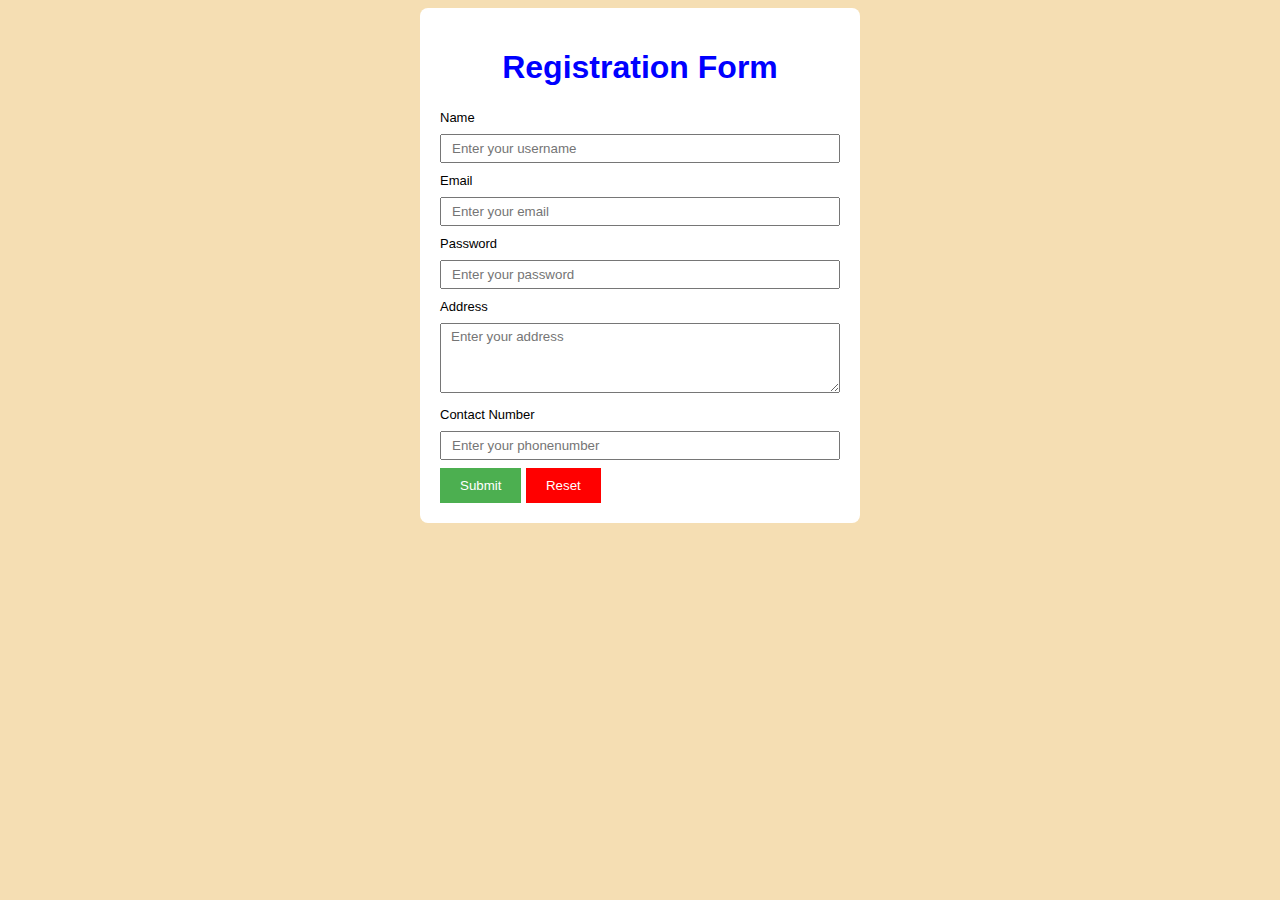
<file: index.html>
<!DOCTYPE html>
<html lang="en">
<head>
    <meta charset="UTF-8">
    <meta name="viewport" content="width=device-width, initial-scale=1.0">
    <title>Registration Form</title>
    <link rel="stylesheet" href="style.css">
    <script src="script.js"></script>
</head>
<body>
    <div>
        <form action="welcomepage.html" name="reg" onsubmit="return validate( )">
            <h1>Registration Form</h1>
            <div>
                <label>Name</label>
                <input type="text" id="name" placeholder="Enter your username">
                <span id="name-error" class="error-message"></span> 
            </div>
            
            <div>
                <label>Email</label>
                <input type="text"  id="email" placeholder="Enter your email">
                <span id="email-error" class="error-message"></span>
            </div>

            <div>
                <label>Password</label>
                <input type="text" id="pwd" placeholder="Enter your password">
                <span id="password-error" class="error-message"></span>
                
            </div>

            <div>
                <label>Address</label>
                <textarea id="address" placeholder="Enter your address"></textarea>
                <span id="address-error" class="error-message"></span>
            </div>

            <div>
                <label>Contact Number</label>
                <input type="text"  id="phoneno" placeholder="Enter your phonenumber">
                <span id="phoneno-error" class="error-message"></span>
            </div>

            <div>
                <input type="submit" value="Submit">
                <input type="reset" value="Reset">
            </div>

        </form>
    </div>
</body>
</html>
</file>
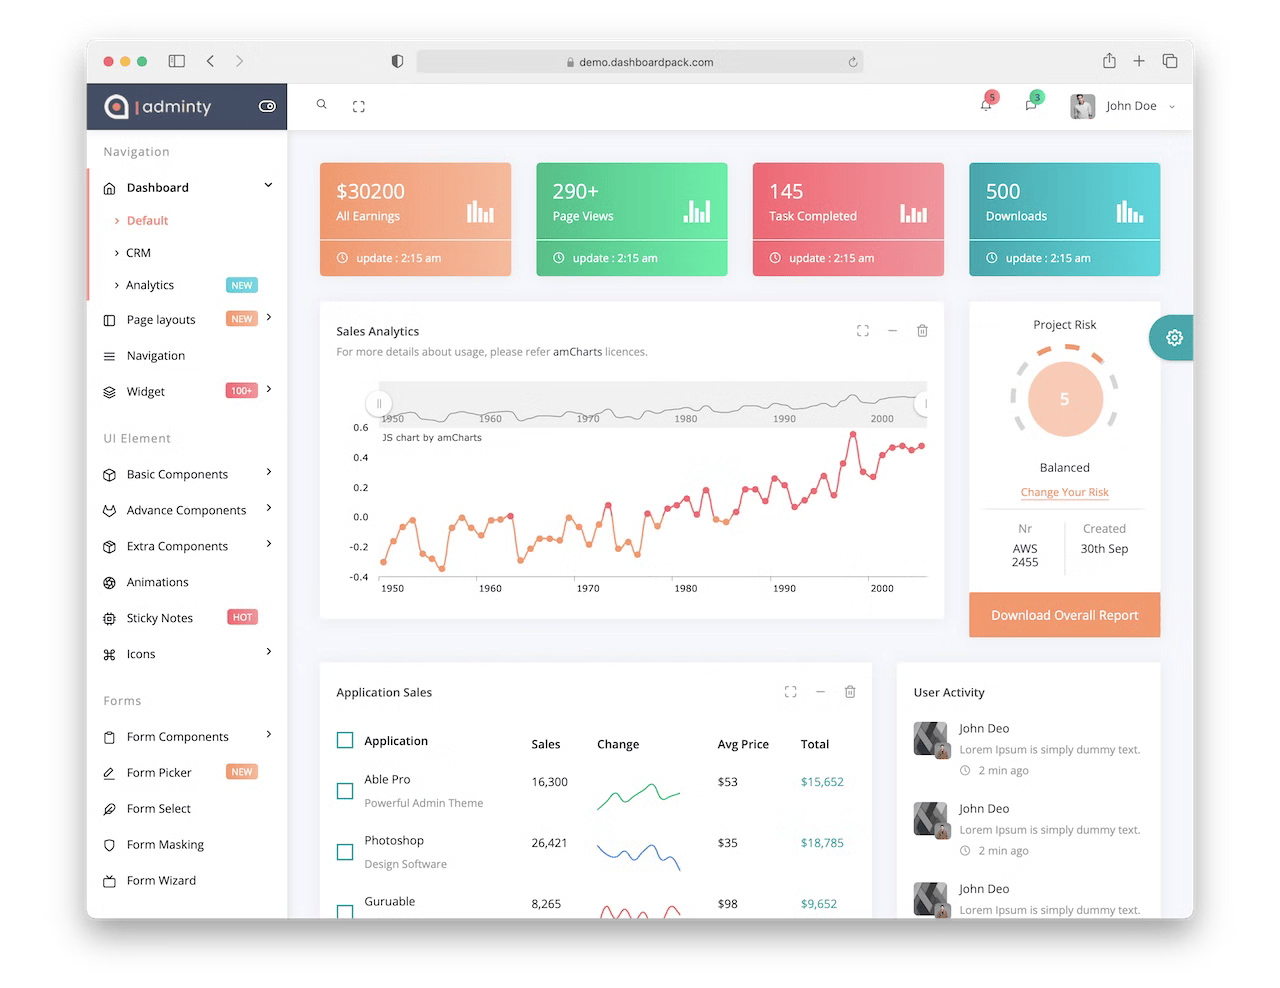
<file: welcomepage.html>
<!DOCTYPE html>
<html lang="en">
<head>
    <meta charset="UTF-8">
    <meta name="viewport" content="width=device-width, initial-scale=1.0">
    <title>Document</title>
    <style>
    .container {
    display: flex;
    justify-content: center;
    
    height: auto;
    width: 100%;
}
    </style>
</head>
<body>
    <div class="container" style="align-items: center;">
        <img src="dasboard.png">
    </div>
    
</body>
</html>
</file>
<file: style.css>
body{
    font-family: Arial, Helvetica, sans-serif;
    background-color: wheat;
}

h1{
    text-align: center;
    color: blue;
}
form{
    width: 400px;
    margin: 0  auto;
    padding: 20px;
    background-color: white;
    border-radius: 8px;
}

label{
  font-size: 13px;
}
input[type=text],
input[type=password]
 {
    width: 100%;
    padding: 5px 10px;
    margin: 8px 0;
    box-sizing: border-box;
  }

 textarea
 {
    font-family: Arial, Helvetica, sans-serif;
    width: 100%;
    height: 70px;
    padding: 5px 10px;
    margin: 8px 0;
    box-sizing: border-box;
  }


  input[type=submit]{
      background-color: #4CAF50;
      color: white;
      padding: 10px 20px;
      border: none;
      cursor: pointer;
    }

    input[type=reset]{
        background-color: red;
        color: white;
        padding: 10px 20px;
        border: none;
        cursor: pointer;
      }
      .error-message{
        color: red;
        font-size: 12px;
        
      }
</file>
